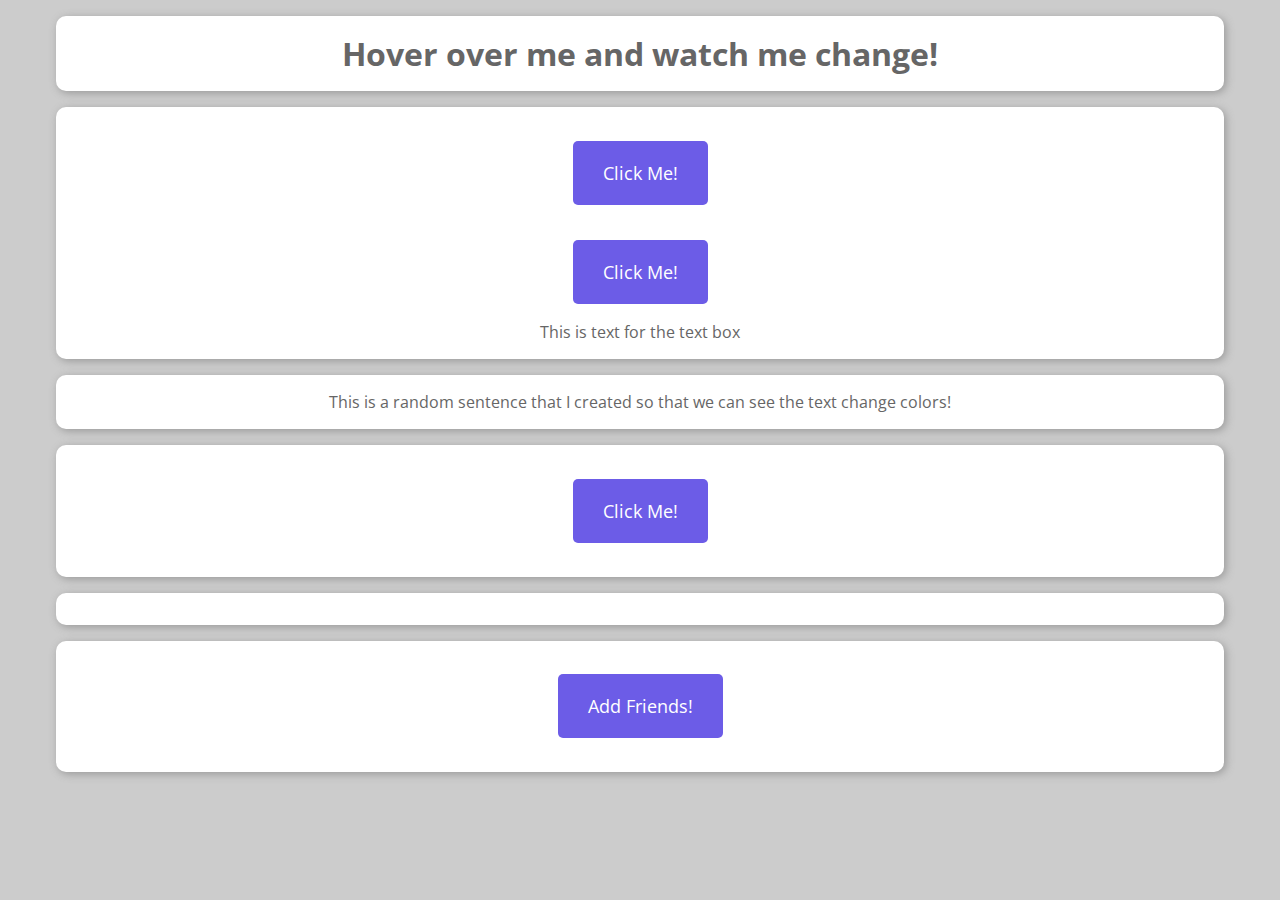
<file: DOM/index.html>
<!DOCTYPE html>
<html lang="en">
<head>
    <meta charset="UTF-8">
    <meta name="viewport" content="width=device-width, initial-scale=1.0">
    <link rel="stylesheet" href="styles.css">
    <script src='app.js'></script>
    <meta http-equiv="X-UA-Compatible" content="ie=edge">
    <title>JQuery Lab One Using DOM Only</title>
</head>
<body>

    <div id = "hover-div">
        <h1>Hover over me and watch me change!</h1>
    </div>
    
    
</body>
</html>
</file>
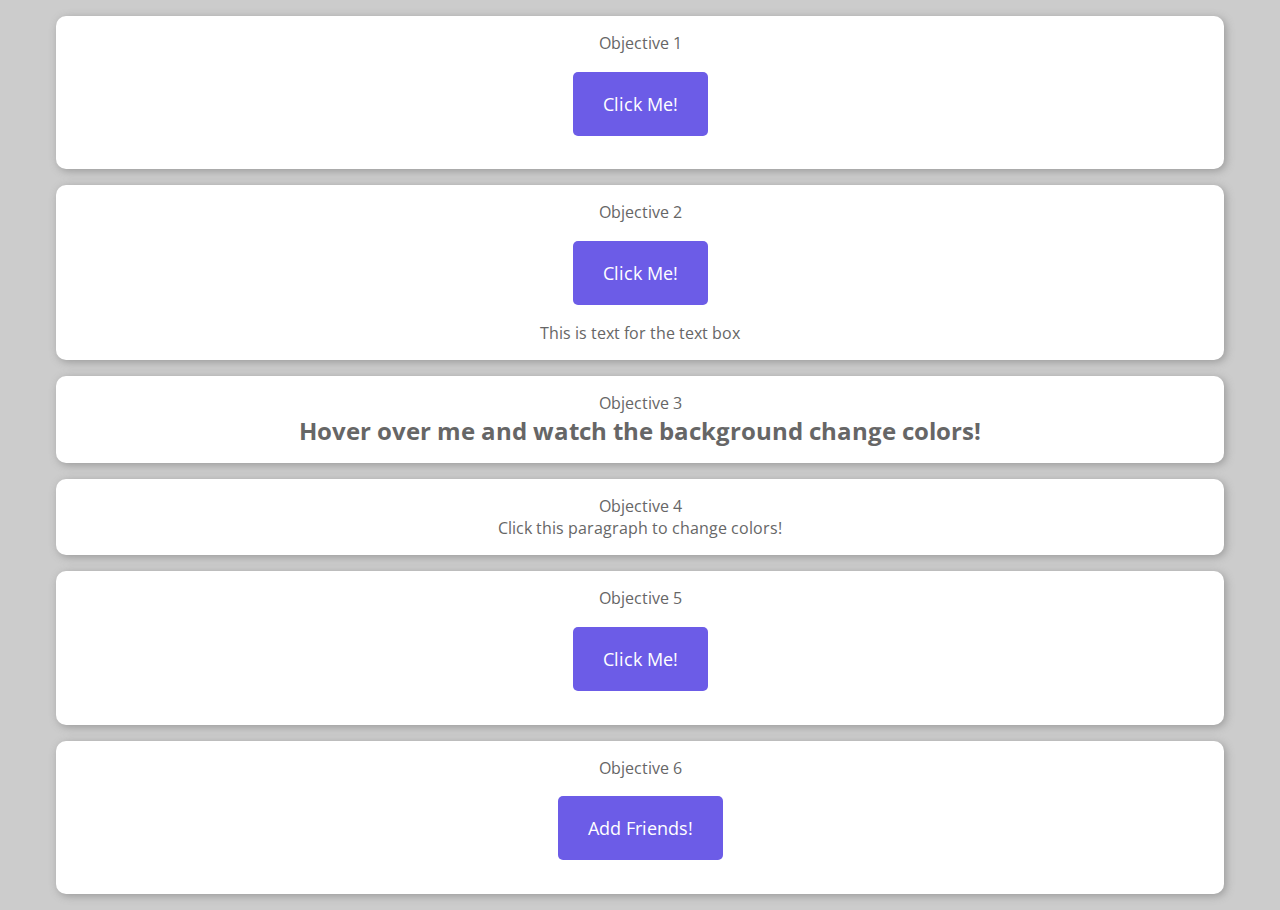
<file: JQuery/index.html>
<!DOCTYPE html>
<html lang="en">

<head>
    <meta charset="UTF-8">
    <meta name="viewport" content="width=device-width, initial-scale=1.0">

    <link rel="stylesheet" href="styles.css">
    <meta http-equiv="X-UA-Compatible" content="ie=edge">
    <title>JQuery Lab One | Daniel Bailey</title>
</head>

<body>

    <div class="hover-div">
        <p>Objective 3</p>
        <h2>Hover over me and watch the background change colors!</h2>
    </div>

    <div class="friends-array">
            <p>Objective 6</p>
            <button class="friend-button">Add Friends!</button>
            <ul class='friends-list'>
        
            </ul>
    </div>
    
    <script src="https://ajax.googleapis.com/ajax/libs/jquery/3.3.1/jquery.min.js"></script>
    <script src="app.js"></script>
</body>

</html>
</file>
<file: DOM/styles.css>
@import url('https://fonts.googleapis.com/css?family=Open+Sans');

* {
    margin: 0;
    padding: 0;
    box-sizing: border-box;
    text-align: center;
    font-family: 'Open Sans', sans-serif;
}

body {
    background-color: #ccc;
    margin: 0 auto;
    max-width: 1200px;
}

.button-div {
    background-color: white;
    display: flex;
    flex-direction: column;
    justify-content: center;
    align-items: center;
    margin: 1rem;
    border-radius: 10px;
    box-shadow: 2px 2px 8px #999;
    padding: 1em;
    color: #666;
}

.main-button {
    padding: 20px 30px;
    font-size: 1.1em;
    color: white;
    background-color: #6c5ce7;
    border: none;
    cursor: pointer;
    border-radius: 5px;
    margin: 1em 0;
}

.main-button:hover {
    background-color: #a29bfe;
}

#hover-div {
    background-color: white;
    display: flex;
    flex-direction: column;
    justify-content: center;
    align-items: center;
    margin: 1rem;
    border-radius: 10px;
    box-shadow: 2px 2px 8px #999;
    padding: 1em;
    cursor: pointer;
    color: #666;
}

.para-div {
    background-color: white;
    display: flex;
    flex-direction: column;
    justify-content: center;
    align-items: center;
    margin: 1rem;
    border-radius: 10px;
    box-shadow: 2px 2px 8px #999;
    padding: 1em;
    color: #666;
}

.paragraph-text {
    color: #666;
    cursor: pointer;
}

.name {
    padding: .5em;
}

.friends-list {
    list-style-type: none;
}
</file>
<file: JQuery/styles.css>
@import url('https://fonts.googleapis.com/css?family=Open+Sans');

* {
    margin: 0;
    padding: 0;
    box-sizing: border-box;
    font-family: 'Open Sans', sans-serif;
    text-align: left;
}

body {
    max-width: 1200px;
    margin: 0 auto;
    background-color: #ccc;
}
.button-div {
    background-color: white;
    display: flex;
    flex-direction: column;
    justify-content: center;
    align-items: center;
    margin: 1rem;
    border-radius: 10px;
    box-shadow: 2px 2px 8px #999;
    padding: 1em;
    color: #666;
}

.button-div2 {
    background-color: white;
    display: flex;
    flex-direction: column;
    justify-content: center;
    align-items: center;
    margin: 1rem;
    border-radius: 10px;
    box-shadow: 2px 2px 8px #999;
    padding: 1em;
    color: #666;
}

.main-button {
    padding: 20px 30px;
    font-size: 1.1em;
    color: white;
    background-color: #6c5ce7;
    border: none;
    cursor: pointer;
    border-radius: 5px;
    margin: 1em 0;
}

.main-button:hover {
    background-color: #a29bfe;
}

.hover-div {
    background-color: white;
    display: flex;
    flex-direction: column;
    justify-content: center;
    align-items: center;
    margin: 1rem;
    border-radius: 10px;
    box-shadow: 2px 2px 8px #999;
    padding: 1em;
    color: #666;
    cursor: pointer;
}

.paraContainer {
    background-color: white;
    display: flex;
    flex-direction: column;
    justify-content: center;
    align-items: center;
    margin: 1rem;
    border-radius: 10px;
    box-shadow: 2px 2px 8px #999;
    padding: 1em;
    color: #666;
}

.font-change {
    color: #666;
    cursor: pointer;
}

.span-class {
    margin: 1em;
}


.friends-array {
    background-color: white;
    display: flex;
    flex-direction: column;
    justify-content: center;
    align-items: center;
    margin: 1rem;
    border-radius: 10px;
    box-shadow: 2px 2px 8px #999;
    padding: 1em;
    color: #666;
}

.friend-button {
    padding: 20px 30px;
    font-size: 1.1em;
    color: white;
    background-color: #6c5ce7;
    border: none;
    cursor: pointer;
    border-radius: 5px;
    margin: 1em 0;
}
</file>
